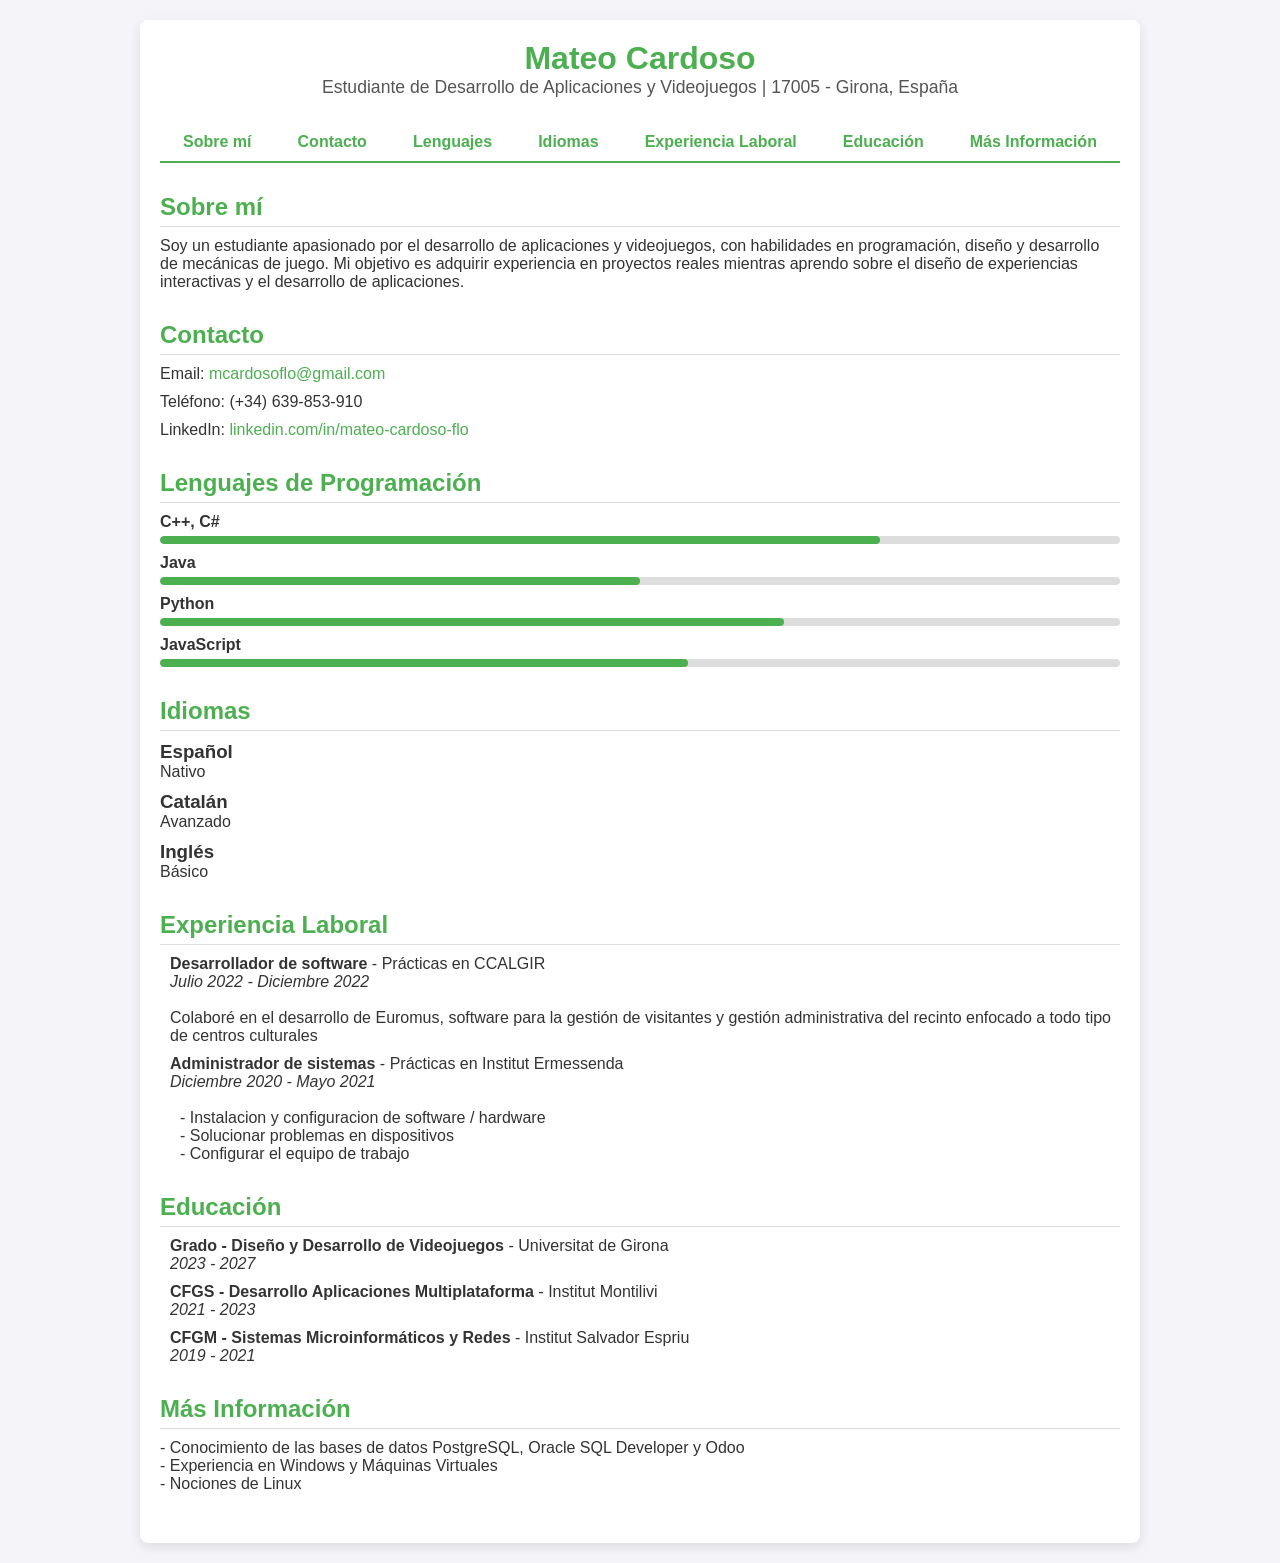
<file: index.html>
<!DOCTYPE html>
<html lang="es">
<head>
    <meta charset="UTF-8">
    <meta name="viewport" content="width=device-width, initial-scale=1.0">
    <title>Currículum Vitae - Estudiante de Desarrollo de Aplicaciones y Videojuegos</title>
    <link rel="stylesheet" type="text/css" href="cv.css">
</head>
<body>
    <div class="container">
        <!-- Encabezado -->
        <div class="header">
            <h1>Mateo Cardoso</h1>
            <p>Estudiante de Desarrollo de Aplicaciones y Videojuegos | 17005 - Girona, España</p>
        </div>

        <!-- Navegación -->
        <div class="nav">
            <a href="#sobre-mi">Sobre mí</a>
            <a href="#contacto">Contacto</a>
            <a href="#lenguajes">Lenguajes</a>
            <a href="#idiomas">Idiomas</a>
            <a href="#experiencia-laboral">Experiencia Laboral</a>
            <a href="#educacion">Educación</a>
            <a href="#mas-informacion">Más Información</a>
        </div>

        <!-- Sobre mí -->
        <div class="section" id="sobre-mi">
            <h2>Sobre mí</h2>
            <p>
                Soy un estudiante apasionado por el desarrollo de aplicaciones y videojuegos, con habilidades en programación, diseño y desarrollo de mecánicas de juego. 
                Mi objetivo es adquirir experiencia en proyectos reales mientras aprendo sobre el diseño de experiencias interactivas y el desarrollo de aplicaciones.
            </p>
        </div>

        <!-- Contacto -->
        <div class="section" id="contacto">
            <h2>Contacto</h2>
            <div class="contact-info">
                <p>Email: <a href="mailto:mcardosoflo@gmail.com">mcardosoflo@gmail.com</a></p>
                <p>Teléfono: (+34) 639-853-910</p>
                <p>LinkedIn: <a href="https://www.linkedin.com/in/mateo-cardoso-flo" target="_blank">linkedin.com/in/mateo-cardoso-flo</a></p>
            </div>
        </div>

        <!-- Lenguajes de Programación -->
        <div class="section" id="lenguajes">
            <h2>Lenguajes de Programación</h2>

            <div class="skill-level">
                <div class="skill-name">C++, C#</div>
                <div class="progress-bar">
                    <div class="progress" style="width: 75%;"></div>
                </div>
            </div>

            <div class="skill-level">
                <div class="skill-name">Java</div>
                <div class="progress-bar">
                    <div class="progress" style="width: 50%;"></div>
                </div>
            </div>

            <div class="skill-level">
                <div class="skill-name">Python</div>
                <div class="progress-bar">
                    <div class="progress" style="width: 65%;"></div>
                </div>
            </div>

            <div class="skill-level">
                <div class="skill-name">JavaScript</div>
                <div class="progress-bar">
                    <div class="progress" style="width: 55%;"></div>
                </div>
            </div>
        </div>

        <!-- Idiomas -->
        <div class="section" id="idiomas">
            <h2>Idiomas</h2>
            <div class="info-card">
                <div>
                    <h3>Español</h3>
                    <p>Nativo</p>
                </div>
                <div>
                    <h3>Catalán</h3>
                    <p>Avanzado</p>
                </div>
                <div>
                    <h3>Inglés</h3>
                    <p>Básico</p>
                </div>
            </div>
        </div>

        <!-- Experiencia Laboral -->
        <div class="section" id="experiencia-laboral">
            <h2>Experiencia Laboral</h2>
            <ul>
                <li>
                    <strong>Desarrollador de software</strong> - Prácticas en CCALGIR <br>
                    <em>Julio 2022 - Diciembre 2022 </br></em></br>
                    <p>Colaboré en el desarrollo de Euromus, software para la gestión de visitantes y gestión administrativa del recinto enfocado a todo tipo de centros culturales</p>
                </li>
                <li>
                    <strong>Administrador de sistemas</strong> - Prácticas en Institut Ermessenda<br>
                    <em>Diciembre 2020 - Mayo 2021 </br></em></br>
                    <ul>
                        <li>
                            <p>
                                - Instalacion y configuracion de software / hardware </br>
                                - Solucionar problemas en dispositivos </br>
                                - Configurar el equipo de trabajo
                            </p>
                        </li>
                    </ul>
                </li>
            </ul>
        </div>

        <!-- Educación -->
        <div class="section" id="educacion">
            <h2>Educación</h2>
            <ul>
                <li>
                    <strong>Grado - Diseño y Desarrollo de Videojuegos</strong> - Universitat de Girona<br>
                    <em>2023 - 2027</em>
                </li>
                <li>
                    <strong>CFGS - Desarrollo Aplicaciones Multiplataforma</strong> - Institut Montilivi<br>
                    <em>2021 - 2023</em>
                </li>
                <li>
                    <strong>CFGM - Sistemas Microinformáticos y Redes</strong> - Institut Salvador Espriu<br>
                    <em>2019 - 2021</em>
                </li>
            </ul>
        </div>

        <!-- Más Información -->
        <div class="section" id="mas-informacion">
            <h2>Más Información</h2>
            <p>
                - Conocimiento de las bases de datos PostgreSQL, Oracle SQL Developer y Odoo </br>
                - Experiencia en Windows y Máquinas Virtuales </br>
                - Nociones de Linux
            </p>
        </div>
    </div>
</body>
</html>
</file>
<file: cv.css>
/* Estilos Generales */
* {
    box-sizing: border-box;
    margin: 0;
    padding: 0;
    font-family: Arial, sans-serif;
}

body {
    display: flex;
    justify-content: center;
    background-color: #f4f4f9;
    color: #333;
    font-size: 16px;
}

.container {
    max-width: 1000px;
    background: #ffffff;
    border-radius: 8px;
    box-shadow: 0px 4px 12px rgba(0, 0, 0, 0.1);
    padding: 20px;
    margin: 20px;
}

/* Encabezado */
.header {
    text-align: center;
    padding-bottom: 15px;
    margin-bottom: 20px;
}

.header h1 {
    color: #4CAF50;
    font-size: 2em;
}

.header p {
    font-size: 1.1em;
    color: #555;
}

/* Navegación */
.nav {
    display: flex;
    justify-content: space-around;
    margin-bottom: 30px;
    border-bottom: 2px solid #4CAF50;
    padding-bottom: 10px;
}

.nav a {
    text-decoration: none;
    color: #4CAF50;
    font-weight: bold;
    font-size: 1em;
}

.nav a:hover {
    text-decoration: underline;
}

/* Secciones */
.section {
    margin-bottom: 30px;
}

.section h2 {
    font-size: 1.5em;
    color: #4CAF50;
    margin-bottom: 10px;
    border-bottom: 1px solid #ddd;
    padding-bottom: 5px;
}

.section p {
    margin-bottom: 10px;
}

/* Listados */
.section ul {
    list-style: none;
    padding-left: 10px;
}

.section li {
    margin-bottom: 10px;
}

/* Contacto */
.contact-info a {
    color: #4CAF50;
    text-decoration: none;
}

.contact-info a:hover {
    text-decoration: underline;
}

/* Barras de Lenguajes */
.skill-level {
    margin: 10px 0;
}

.skill-name {
    margin-bottom: 5px;
    font-weight: bold;
}

.progress-bar {
    height: 8px;
    width: 100%;
    background-color: #ddd;
    border-radius: 4px;
    overflow: hidden;
}

.progress {
    height: 100%;
    background-color: #4CAF50;
    border-radius: 4px;
}
</file>
